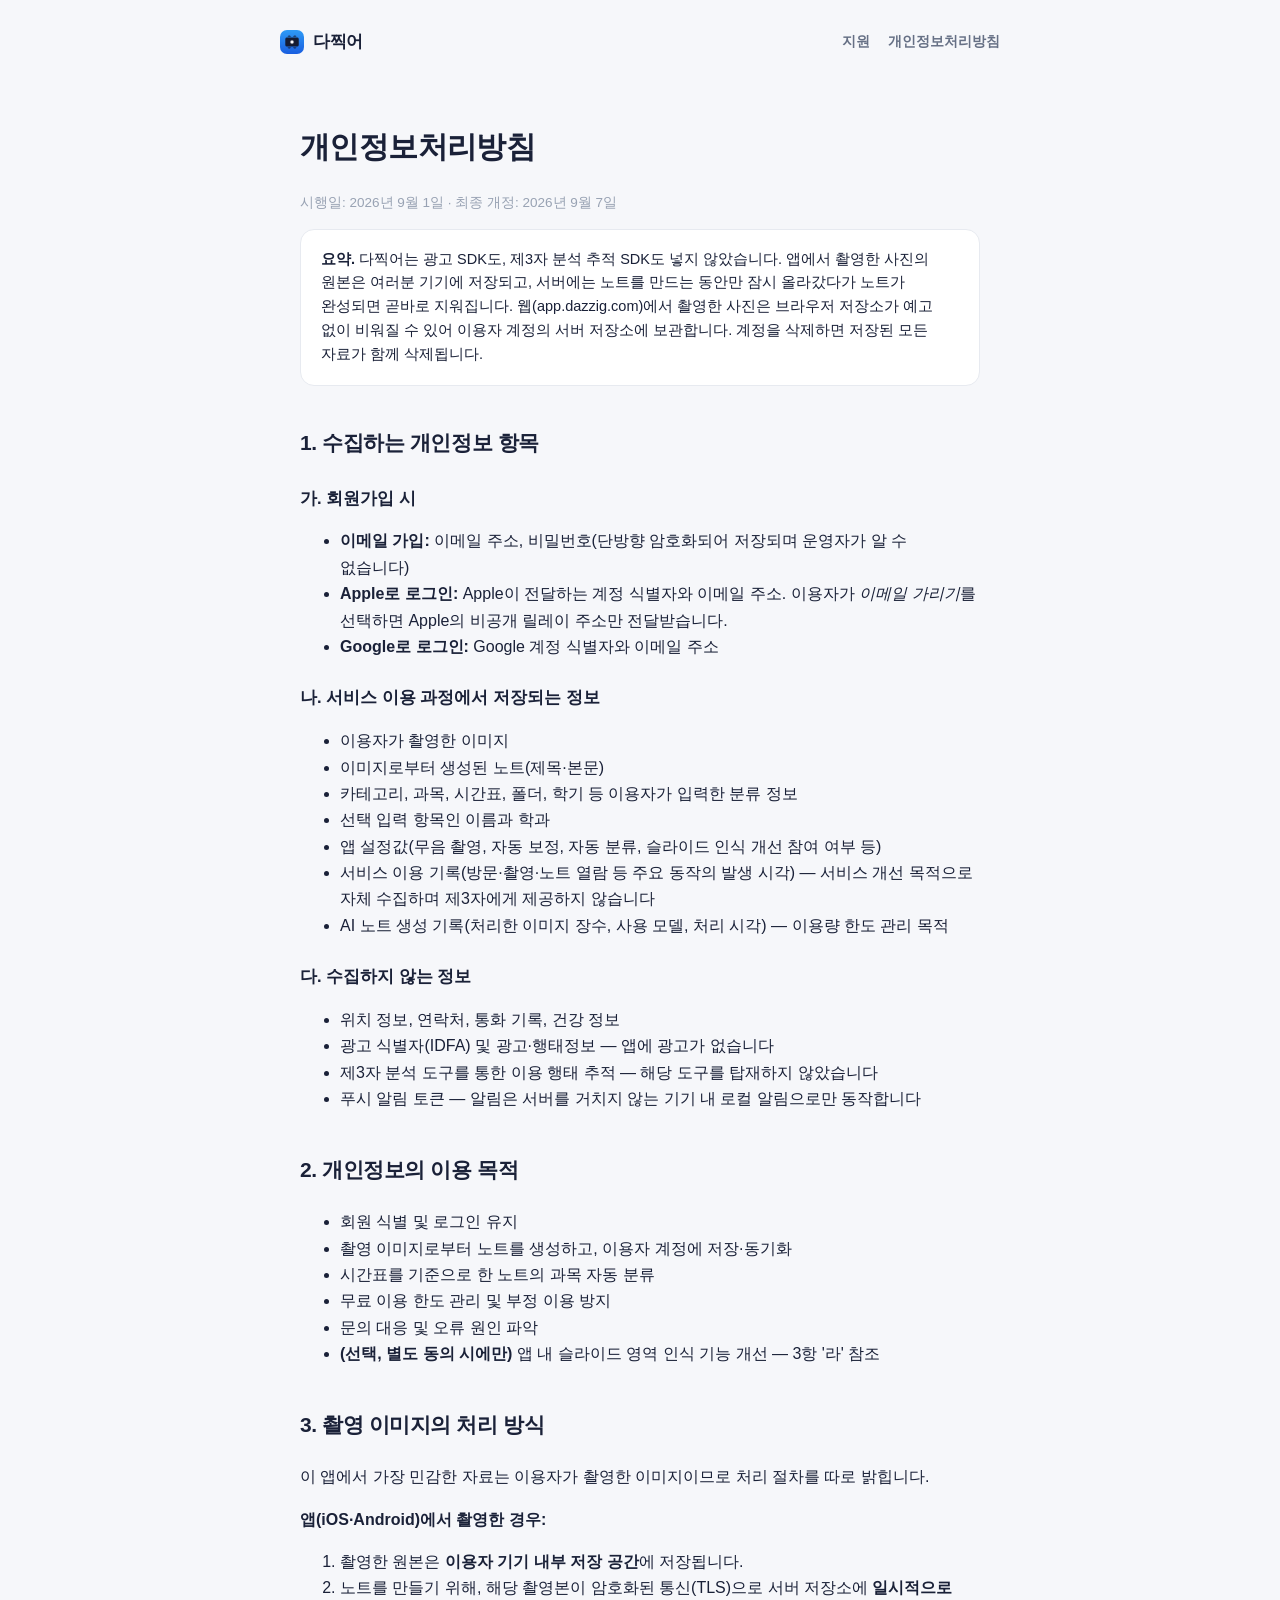
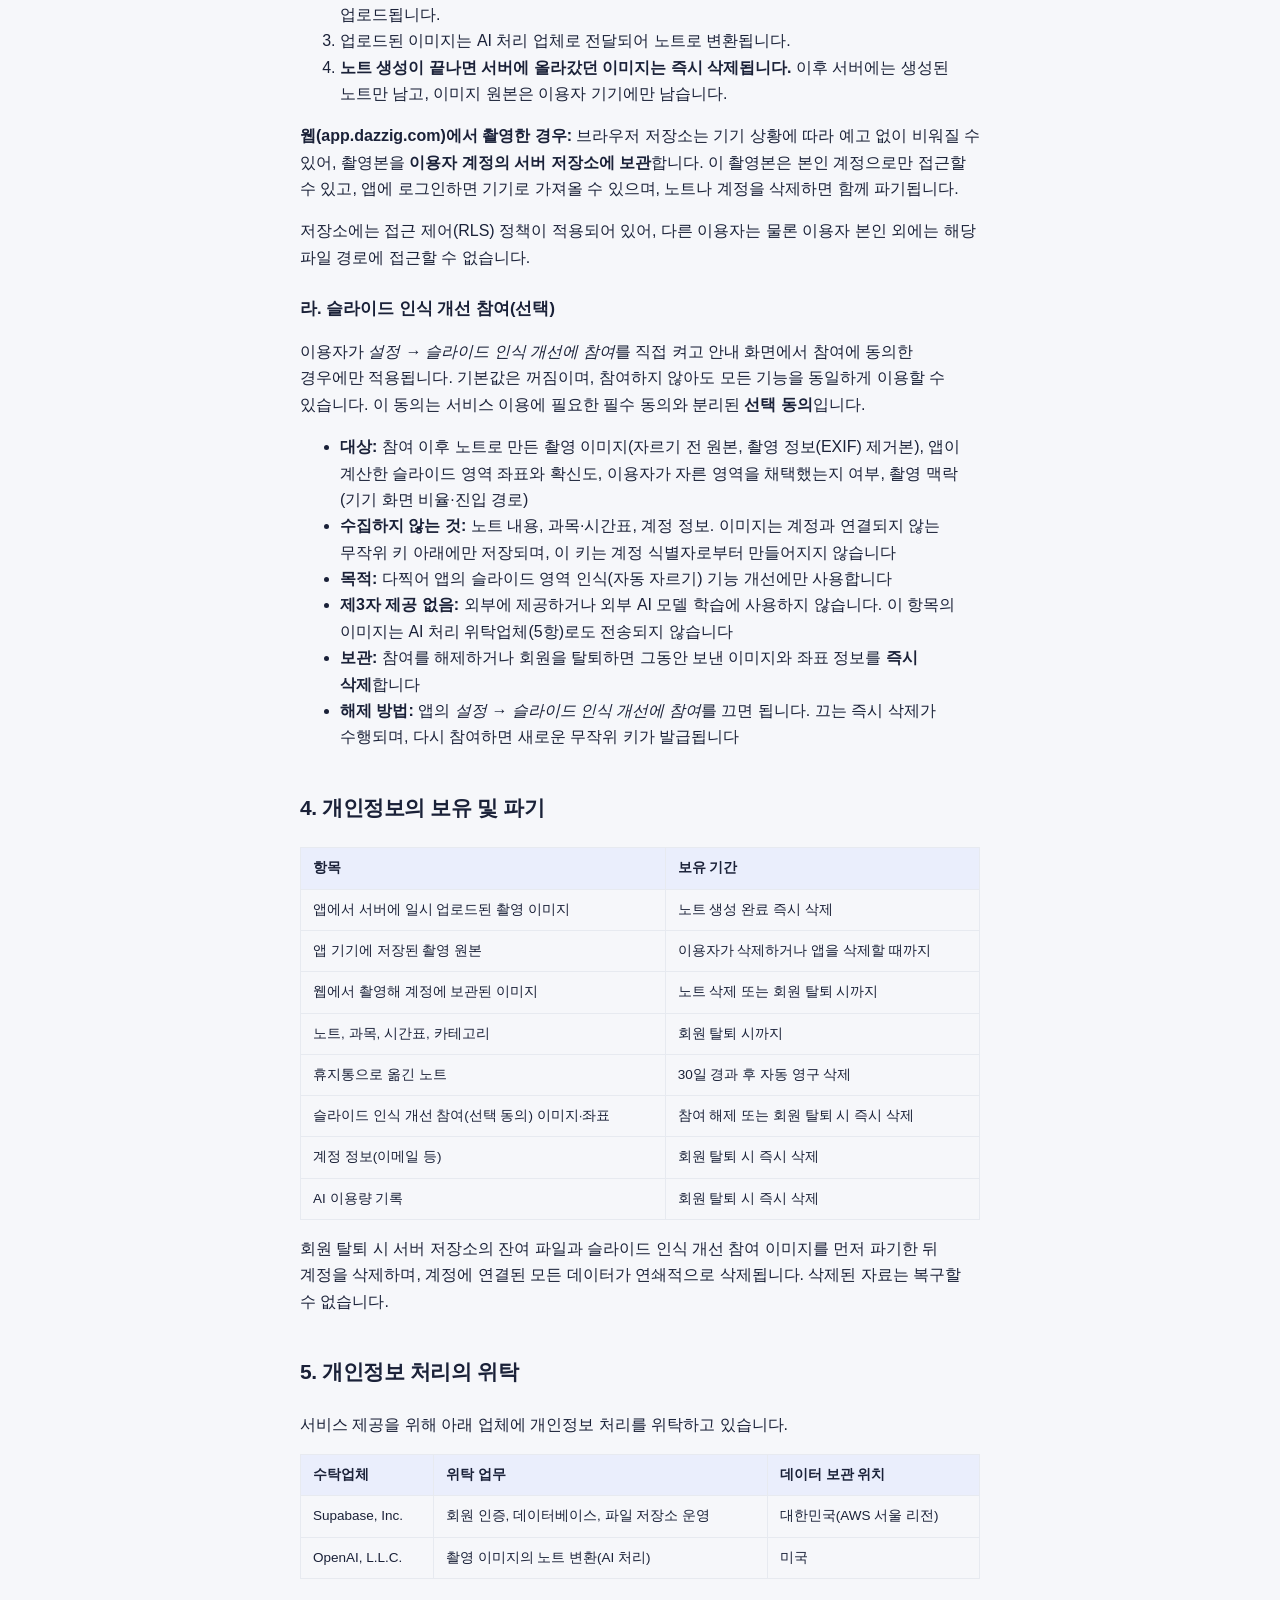
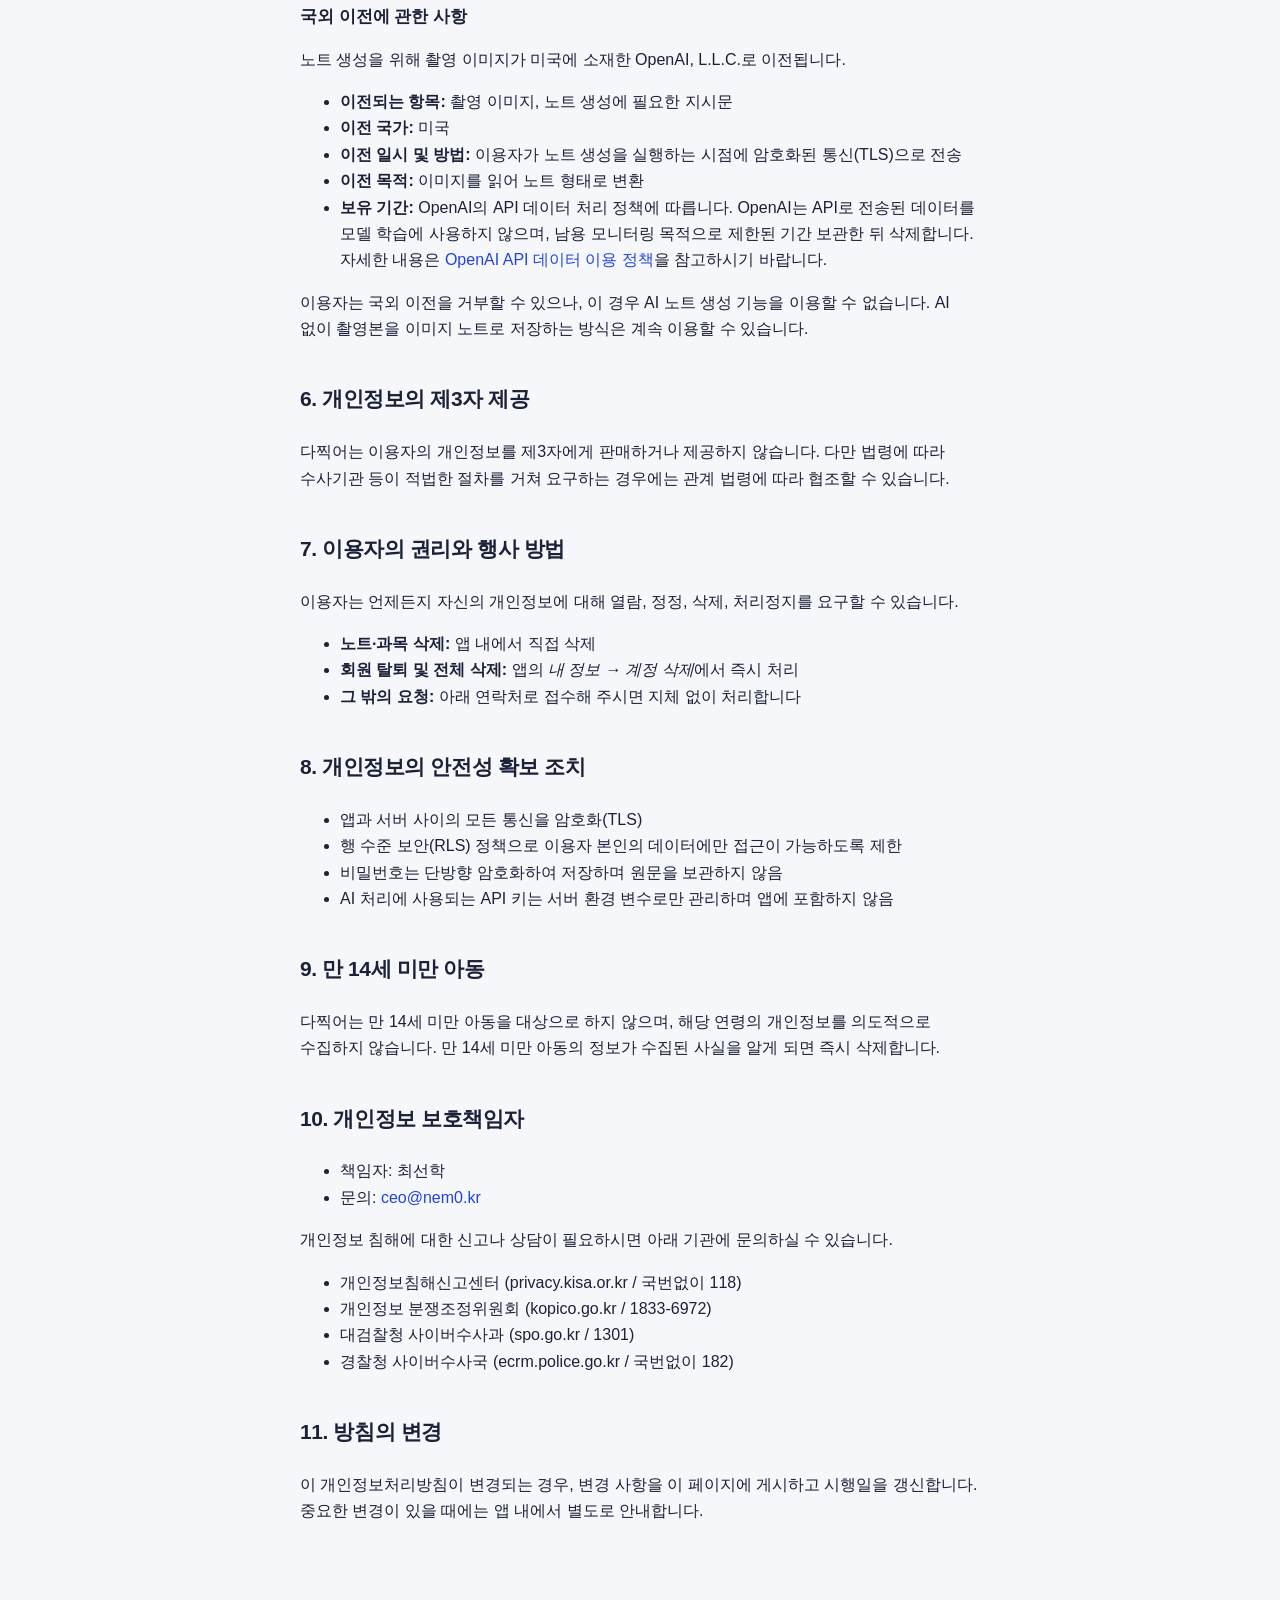
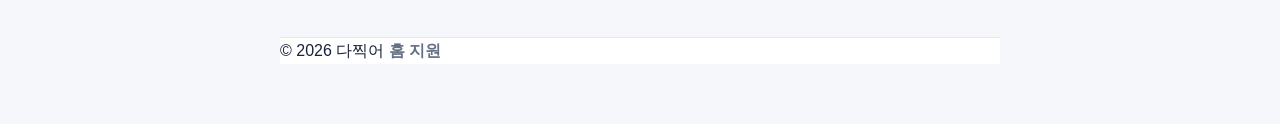
<file: privacy.html>
<!doctype html>
<html lang="ko">
<head>
<meta charset="utf-8">
<meta name="color-scheme" content="only light">
<meta name="viewport" content="width=device-width, initial-scale=1">
<title>개인정보처리방침 — 다찍어</title>
<meta name="description" content="다찍어 앱의 개인정보 수집·이용·보관·파기 기준, 촬영 이미지 처리 방식, 처리 위탁과 이용자의 권리를 안내합니다.">
<meta name="robots" content="index, follow">
<meta name="theme-color" content="#2144e0">
<link rel="canonical" href="https://dazzig.com/privacy.html">
<meta property="og:site_name" content="다찍어">
<meta property="og:title" content="개인정보처리방침 — 다찍어">
<meta property="og:description" content="다찍어 앱의 개인정보 수집·이용·보관·파기 기준과 이용자의 권리를 안내합니다.">
<meta property="og:type" content="website">
<meta property="og:url" content="https://dazzig.com/privacy.html">
<meta property="og:image" content="https://dazzig.com/og.jpg">
<meta property="og:image:width" content="1200">
<meta property="og:image:height" content="630">
<meta property="og:locale" content="ko_KR">
<meta name="twitter:card" content="summary_large_image">
<meta name="twitter:image" content="https://dazzig.com/og.jpg">
<link rel="icon" href="favicon.ico" sizes="16x16 32x32 48x48">
<link rel="icon" href="icon.png" type="image/png" sizes="512x512">
<link rel="apple-touch-icon" href="apple-touch-icon.png">
<link rel="stylesheet" href="style.css">
<script type="application/ld+json">
{
 "@context": "https://schema.org",
 "@graph": [
  {
   "@type": "WebPage",
   "@id": "https://dazzig.com/privacy.html",
   "url": "https://dazzig.com/privacy.html",
   "name": "개인정보처리방침 — 다찍어",
   "inLanguage": "ko",
   "datePublished": "2026-09-01",
   "dateModified": "2026-09-07",
   "isPartOf": {
    "@id": "https://dazzig.com/#website"
   },
   "about": {
    "@id": "https://dazzig.com/#app"
   }
  },
  {
   "@type": "BreadcrumbList",
   "itemListElement": [
    {
     "@type": "ListItem",
     "position": 1,
     "name": "다찍어",
     "item": "https://dazzig.com/"
    },
    {
     "@type": "ListItem",
     "position": 2,
     "name": "개인정보처리방침",
     "item": "https://dazzig.com/privacy.html"
    }
   ]
  }
 ]
}
</script>
</head>
<body>
<div class="wrap">

  <nav class="nav">
    <a class="brand" href="/"><img src="icon.png" alt="">다찍어</a>
    <span class="nav-links">
      <a href="/support.html">지원</a>
      <a href="/privacy.html">개인정보처리방침</a>
    </span>
  </nav>

  <main class="doc">
    <h1>개인정보처리방침</h1>
    <p class="meta">시행일: 2026년 9월 1일 · 최종 개정: 2026년 9월 7일</p>

    <p class="lead">
      <strong>요약.</strong> 다찍어는 광고 SDK도, 제3자 분석 추적 SDK도 넣지 않았습니다.
      앱에서 촬영한 사진의 원본은 여러분 기기에 저장되고, 서버에는 노트를 만드는 동안만 잠시 올라갔다가
      노트가 완성되면 곧바로 지워집니다. 웹(app.dazzig.com)에서 촬영한 사진은 브라우저 저장소가 예고 없이
      비워질 수 있어 이용자 계정의 서버 저장소에 보관합니다. 계정을 삭제하면 저장된 모든 자료가 함께 삭제됩니다.
    </p>

    <h2>1. 수집하는 개인정보 항목</h2>

    <h3>가. 회원가입 시</h3>
    <ul>
      <li><strong>이메일 가입:</strong> 이메일 주소, 비밀번호(단방향 암호화되어 저장되며 운영자가 알 수 없습니다)</li>
      <li><strong>Apple로 로그인:</strong> Apple이 전달하는 계정 식별자와 이메일 주소. 이용자가 <em>이메일 가리기</em>를 선택하면 Apple의 비공개 릴레이 주소만 전달받습니다.</li>
      <li><strong>Google로 로그인:</strong> Google 계정 식별자와 이메일 주소</li>
    </ul>

    <h3>나. 서비스 이용 과정에서 저장되는 정보</h3>
    <ul>
      <li>이용자가 촬영한 이미지</li>
      <li>이미지로부터 생성된 노트(제목·본문)</li>
      <li>카테고리, 과목, 시간표, 폴더, 학기 등 이용자가 입력한 분류 정보</li>
      <li>선택 입력 항목인 이름과 학과</li>
      <li>앱 설정값(무음 촬영, 자동 보정, 자동 분류, 슬라이드 인식 개선 참여 여부 등)</li>
      <li>서비스 이용 기록(방문·촬영·노트 열람 등 주요 동작의 발생 시각) — 서비스 개선 목적으로 자체 수집하며 제3자에게 제공하지 않습니다</li>
      <li>AI 노트 생성 기록(처리한 이미지 장수, 사용 모델, 처리 시각) — 이용량 한도 관리 목적</li>
    </ul>

    <h3>다. 수집하지 않는 정보</h3>
    <ul>
      <li>위치 정보, 연락처, 통화 기록, 건강 정보</li>
      <li>광고 식별자(IDFA) 및 광고·행태정보 — 앱에 광고가 없습니다</li>
      <li>제3자 분석 도구를 통한 이용 행태 추적 — 해당 도구를 탑재하지 않았습니다</li>
      <li>푸시 알림 토큰 — 알림은 서버를 거치지 않는 기기 내 로컬 알림으로만 동작합니다</li>
    </ul>

    <h2>2. 개인정보의 이용 목적</h2>
    <ul>
      <li>회원 식별 및 로그인 유지</li>
      <li>촬영 이미지로부터 노트를 생성하고, 이용자 계정에 저장·동기화</li>
      <li>시간표를 기준으로 한 노트의 과목 자동 분류</li>
      <li>무료 이용 한도 관리 및 부정 이용 방지</li>
      <li>문의 대응 및 오류 원인 파악</li>
      <li><strong>(선택, 별도 동의 시에만)</strong> 앱 내 슬라이드 영역 인식 기능 개선 — 3항 '라' 참조</li>
    </ul>

    <h2>3. 촬영 이미지의 처리 방식</h2>
    <p>이 앱에서 가장 민감한 자료는 이용자가 촬영한 이미지이므로 처리 절차를 따로 밝힙니다.</p>
    <p><strong>앱(iOS·Android)에서 촬영한 경우:</strong></p>
    <ol>
      <li>촬영한 원본은 <strong>이용자 기기 내부 저장 공간</strong>에 저장됩니다.</li>
      <li>노트를 만들기 위해, 해당 촬영본이 암호화된 통신(TLS)으로 서버 저장소에 <strong>일시적으로</strong> 업로드됩니다.</li>
      <li>업로드된 이미지는 AI 처리 업체로 전달되어 노트로 변환됩니다.</li>
      <li><strong>노트 생성이 끝나면 서버에 올라갔던 이미지는 즉시 삭제됩니다.</strong> 이후 서버에는 생성된 노트만 남고, 이미지 원본은 이용자 기기에만 남습니다.</li>
    </ol>
    <p><strong>웹(app.dazzig.com)에서 촬영한 경우:</strong> 브라우저 저장소는 기기 상황에 따라 예고 없이
    비워질 수 있어, 촬영본을 <strong>이용자 계정의 서버 저장소에 보관</strong>합니다. 이 촬영본은 본인 계정으로만
    접근할 수 있고, 앱에 로그인하면 기기로 가져올 수 있으며, 노트나 계정을 삭제하면 함께 파기됩니다.</p>
    <p>저장소에는 접근 제어(RLS) 정책이 적용되어 있어, 다른 이용자는 물론 이용자 본인 외에는 해당 파일 경로에 접근할 수 없습니다.</p>

    <h3 id="training">라. 슬라이드 인식 개선 참여(선택)</h3>
    <p>이용자가 <em>설정 → 슬라이드 인식 개선에 참여</em>를 직접 켜고 안내 화면에서 참여에 동의한 경우에만 적용됩니다. 기본값은 꺼짐이며, 참여하지 않아도 모든 기능을 동일하게 이용할 수 있습니다. 이 동의는 서비스 이용에 필요한 필수 동의와 분리된 <strong>선택 동의</strong>입니다.</p>
    <ul>
      <li><strong>대상:</strong> 참여 이후 노트로 만든 촬영 이미지(자르기 전 원본, 촬영 정보(EXIF) 제거본), 앱이 계산한 슬라이드 영역 좌표와 확신도, 이용자가 자른 영역을 채택했는지 여부, 촬영 맥락(기기 화면 비율·진입 경로)</li>
      <li><strong>수집하지 않는 것:</strong> 노트 내용, 과목·시간표, 계정 정보. 이미지는 계정과 연결되지 않는 무작위 키 아래에만 저장되며, 이 키는 계정 식별자로부터 만들어지지 않습니다</li>
      <li><strong>목적:</strong> 다찍어 앱의 슬라이드 영역 인식(자동 자르기) 기능 개선에만 사용합니다</li>
      <li><strong>제3자 제공 없음:</strong> 외부에 제공하거나 외부 AI 모델 학습에 사용하지 않습니다. 이 항목의 이미지는 AI 처리 위탁업체(5항)로도 전송되지 않습니다</li>
      <li><strong>보관:</strong> 참여를 해제하거나 회원을 탈퇴하면 그동안 보낸 이미지와 좌표 정보를 <strong>즉시 삭제</strong>합니다</li>
      <li><strong>해제 방법:</strong> 앱의 <em>설정 → 슬라이드 인식 개선에 참여</em>를 끄면 됩니다. 끄는 즉시 삭제가 수행되며, 다시 참여하면 새로운 무작위 키가 발급됩니다</li>
    </ul>

    <h2>4. 개인정보의 보유 및 파기</h2>
    <div class="table-scroll">
      <table>
        <thead>
          <tr><th>항목</th><th>보유 기간</th></tr>
        </thead>
        <tbody>
          <tr><td>앱에서 서버에 일시 업로드된 촬영 이미지</td><td>노트 생성 완료 즉시 삭제</td></tr>
          <tr><td>앱 기기에 저장된 촬영 원본</td><td>이용자가 삭제하거나 앱을 삭제할 때까지</td></tr>
          <tr><td>웹에서 촬영해 계정에 보관된 이미지</td><td>노트 삭제 또는 회원 탈퇴 시까지</td></tr>
          <tr><td>노트, 과목, 시간표, 카테고리</td><td>회원 탈퇴 시까지</td></tr>
          <tr><td>휴지통으로 옮긴 노트</td><td>30일 경과 후 자동 영구 삭제</td></tr>
          <tr><td>슬라이드 인식 개선 참여(선택 동의) 이미지·좌표</td><td>참여 해제 또는 회원 탈퇴 시 즉시 삭제</td></tr>
          <tr><td>계정 정보(이메일 등)</td><td>회원 탈퇴 시 즉시 삭제</td></tr>
          <tr><td>AI 이용량 기록</td><td>회원 탈퇴 시 즉시 삭제</td></tr>
        </tbody>
      </table>
    </div>
    <p>회원 탈퇴 시 서버 저장소의 잔여 파일과 슬라이드 인식 개선 참여 이미지를 먼저 파기한 뒤 계정을 삭제하며, 계정에 연결된 모든 데이터가 연쇄적으로 삭제됩니다. 삭제된 자료는 복구할 수 없습니다.</p>

    <h2>5. 개인정보 처리의 위탁</h2>
    <p>서비스 제공을 위해 아래 업체에 개인정보 처리를 위탁하고 있습니다.</p>
    <div class="table-scroll">
      <table>
        <thead>
          <tr><th>수탁업체</th><th>위탁 업무</th><th>데이터 보관 위치</th></tr>
        </thead>
        <tbody>
          <tr>
            <td>Supabase, Inc.</td>
            <td>회원 인증, 데이터베이스, 파일 저장소 운영</td>
            <td>대한민국(AWS 서울 리전)</td>
          </tr>
          <tr>
            <td>OpenAI, L.L.C.</td>
            <td>촬영 이미지의 노트 변환(AI 처리)</td>
            <td>미국</td>
          </tr>
        </tbody>
      </table>
    </div>

    <h3>국외 이전에 관한 사항</h3>
    <p>노트 생성을 위해 촬영 이미지가 미국에 소재한 OpenAI, L.L.C.로 이전됩니다.</p>
    <ul>
      <li><strong>이전되는 항목:</strong> 촬영 이미지, 노트 생성에 필요한 지시문</li>
      <li><strong>이전 국가:</strong> 미국</li>
      <li><strong>이전 일시 및 방법:</strong> 이용자가 노트 생성을 실행하는 시점에 암호화된 통신(TLS)으로 전송</li>
      <li><strong>이전 목적:</strong> 이미지를 읽어 노트 형태로 변환</li>
      <li><strong>보유 기간:</strong> OpenAI의 API 데이터 처리 정책에 따릅니다. OpenAI는 API로 전송된 데이터를 모델 학습에 사용하지 않으며, 남용 모니터링 목적으로 제한된 기간 보관한 뒤 삭제합니다. 자세한 내용은 <a href="https://openai.com/policies/api-data-usage-policies" target="_blank" rel="noopener noreferrer">OpenAI API 데이터 이용 정책</a>을 참고하시기 바랍니다.</li>
    </ul>
    <p>이용자는 국외 이전을 거부할 수 있으나, 이 경우 AI 노트 생성 기능을 이용할 수 없습니다. AI 없이 촬영본을 이미지 노트로 저장하는 방식은 계속 이용할 수 있습니다.</p>

    <h2>6. 개인정보의 제3자 제공</h2>
    <p>다찍어는 이용자의 개인정보를 제3자에게 판매하거나 제공하지 않습니다. 다만 법령에 따라 수사기관 등이 적법한 절차를 거쳐 요구하는 경우에는 관계 법령에 따라 협조할 수 있습니다.</p>

    <h2>7. 이용자의 권리와 행사 방법</h2>
    <p>이용자는 언제든지 자신의 개인정보에 대해 열람, 정정, 삭제, 처리정지를 요구할 수 있습니다.</p>
    <ul>
      <li><strong>노트·과목 삭제:</strong> 앱 내에서 직접 삭제</li>
      <li><strong>회원 탈퇴 및 전체 삭제:</strong> 앱의 <em>내 정보 → 계정 삭제</em>에서 즉시 처리</li>
      <li><strong>그 밖의 요청:</strong> 아래 연락처로 접수해 주시면 지체 없이 처리합니다</li>
    </ul>

    <h2>8. 개인정보의 안전성 확보 조치</h2>
    <ul>
      <li>앱과 서버 사이의 모든 통신을 암호화(TLS)</li>
      <li>행 수준 보안(RLS) 정책으로 이용자 본인의 데이터에만 접근이 가능하도록 제한</li>
      <li>비밀번호는 단방향 암호화하여 저장하며 원문을 보관하지 않음</li>
      <li>AI 처리에 사용되는 API 키는 서버 환경 변수로만 관리하며 앱에 포함하지 않음</li>
    </ul>

    <h2>9. 만 14세 미만 아동</h2>
    <p>다찍어는 만 14세 미만 아동을 대상으로 하지 않으며, 해당 연령의 개인정보를 의도적으로 수집하지 않습니다. 만 14세 미만 아동의 정보가 수집된 사실을 알게 되면 즉시 삭제합니다.</p>

    <h2>10. 개인정보 보호책임자</h2>
    <ul>
      <li>책임자: 최선학</li>
      <li>문의: <a href="mailto:ceo@nem0.kr">ceo@nem0.kr</a></li>
    </ul>
    <p>개인정보 침해에 대한 신고나 상담이 필요하시면 아래 기관에 문의하실 수 있습니다.</p>
    <ul>
      <li>개인정보침해신고센터 (privacy.kisa.or.kr / 국번없이 118)</li>
      <li>개인정보 분쟁조정위원회 (kopico.go.kr / 1833-6972)</li>
      <li>대검찰청 사이버수사과 (spo.go.kr / 1301)</li>
      <li>경찰청 사이버수사국 (ecrm.police.go.kr / 국번없이 182)</li>
    </ul>

    <h2>11. 방침의 변경</h2>
    <p>이 개인정보처리방침이 변경되는 경우, 변경 사항을 이 페이지에 게시하고 시행일을 갱신합니다. 중요한 변경이 있을 때에는 앱 내에서 별도로 안내합니다.</p>
  </main>

  <footer>
    <span>© 2026 다찍어</span>
    <span class="links">
      <a href="/">홈</a>
      <a href="/support.html">지원</a>
    </span>
  </footer>

</div>
</body>
</html>
</file>
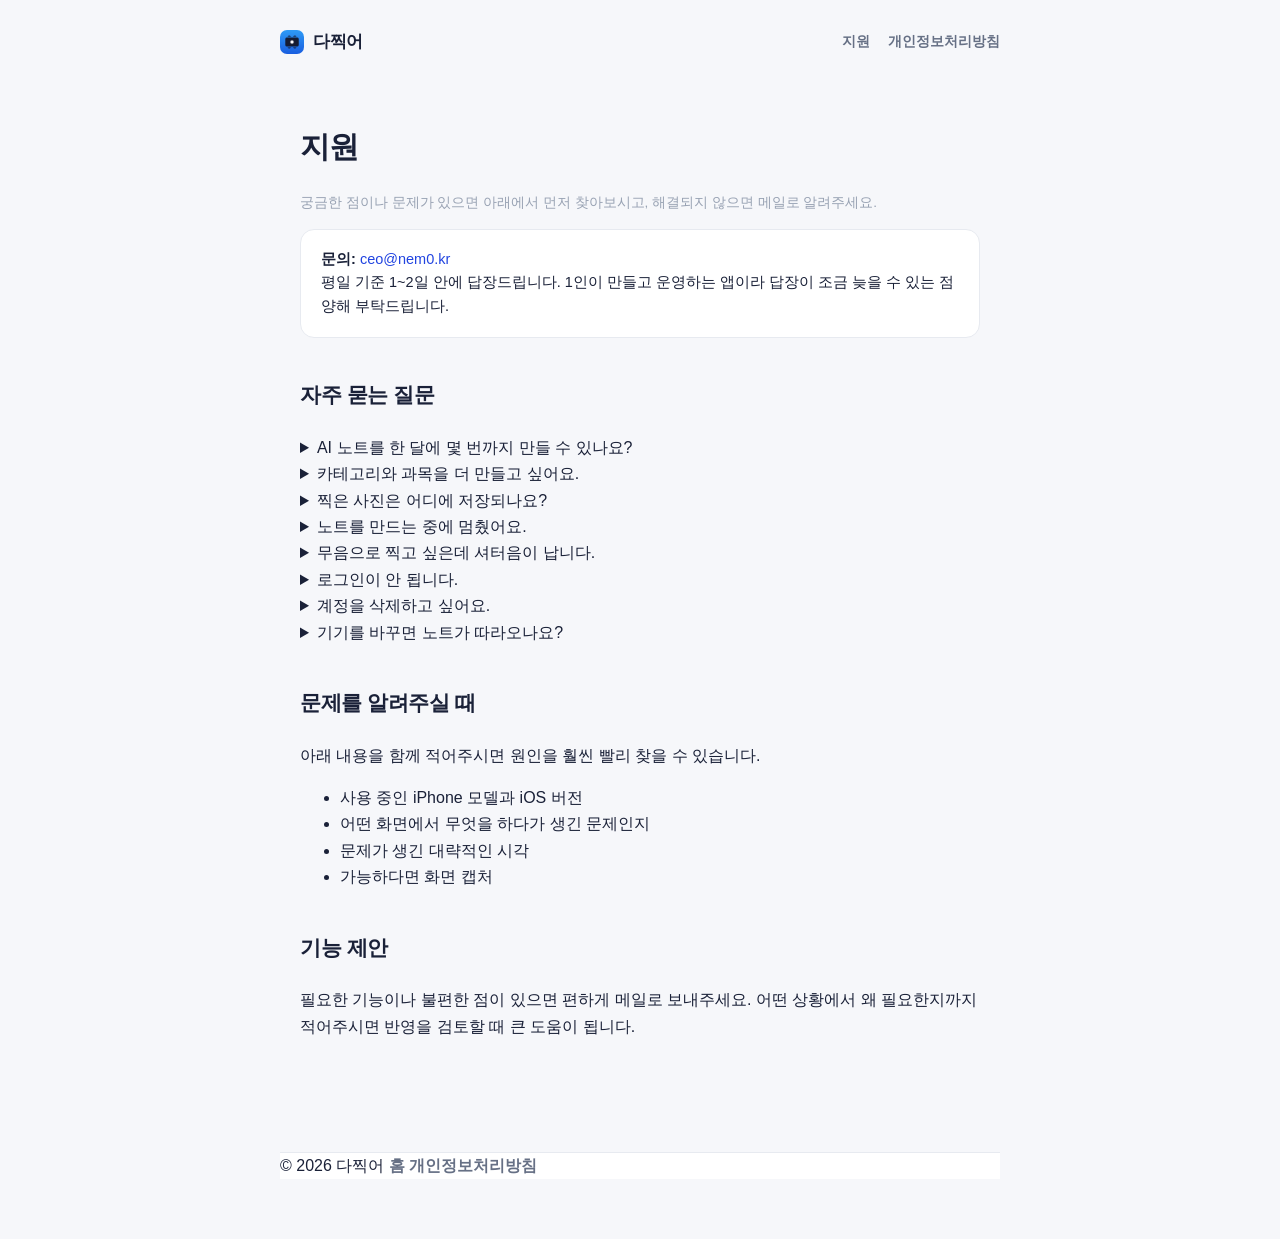
<file: support.html>
<!doctype html>
<html lang="ko">
<head>
<meta charset="utf-8">
<meta name="color-scheme" content="only light">
<meta name="viewport" content="width=device-width, initial-scale=1">
<title>지원 · 자주 묻는 질문 — 다찍어</title>
<meta name="description" content="다찍어 앱 사용 중 궁금한 점(AI 노트 횟수, 사진 저장 위치, 로그인, 계정 삭제, 기기 변경)과 문의 방법을 안내합니다. 문의: ceo@nem0.kr">
<meta name="robots" content="index, follow">
<meta name="theme-color" content="#2144e0">
<link rel="canonical" href="https://dazzig.com/support.html">
<meta property="og:site_name" content="다찍어">
<meta property="og:title" content="지원 · 자주 묻는 질문 — 다찍어">
<meta property="og:description" content="다찍어 앱 사용 중 궁금한 점과 문의 방법을 안내합니다.">
<meta property="og:type" content="website">
<meta property="og:url" content="https://dazzig.com/support.html">
<meta property="og:image" content="https://dazzig.com/og.jpg">
<meta property="og:image:width" content="1200">
<meta property="og:image:height" content="630">
<meta property="og:locale" content="ko_KR">
<meta name="twitter:card" content="summary_large_image">
<meta name="twitter:image" content="https://dazzig.com/og.jpg">
<link rel="icon" href="favicon.ico" sizes="16x16 32x32 48x48">
<link rel="icon" href="icon.png" type="image/png" sizes="512x512">
<link rel="apple-touch-icon" href="apple-touch-icon.png">
<link rel="stylesheet" href="style.css">
<script type="application/ld+json">
{
 "@context": "https://schema.org",
 "@graph": [
  {
   "@type": "FAQPage",
   "@id": "https://dazzig.com/support.html#faq",
   "inLanguage": "ko",
   "mainEntity": [
    {
     "@type": "Question",
     "name": "AI 노트를 한 달에 몇 번까지 만들 수 있나요?",
     "acceptedAnswer": {
      "@type": "Answer",
      "text": "무료로 매달 10번까지 만들 수 있고, 다음 달이 되면 다시 채워집니다. 한도를 다 쓰더라도 촬영과 저장은 계속 할 수 있습니다 — 찍은 장면이 이미지 노트로 저장되니, 다음 달에 필요한 것만 골라 AI로 정리하셔도 됩니다."
     }
    },
    {
     "@type": "Question",
     "name": "카테고리와 과목을 더 만들고 싶어요.",
     "acceptedAnswer": {
      "@type": "Answer",
      "text": "현재 카테고리 3개, 과목 3개, 폴더 5개까지 만들 수 있습니다. 한 학기에 듣는 과목이 더 많다면 지금은 자주 쓰는 과목 위주로 정리해 주세요. 확장은 준비 중입니다."
     }
    },
    {
     "@type": "Question",
     "name": "찍은 사진은 어디에 저장되나요?",
     "acceptedAnswer": {
      "@type": "Answer",
      "text": "원본은 기기 안에 저장됩니다. 노트를 만드는 동안에만 서버에 잠시 올라갔다가, 노트가 완성되면 곧바로 삭제됩니다. 자세한 내용은 개인정보처리방침 3항에 정리해 두었습니다. 기기에 저장되는 방식이라 앱을 삭제하면 촬영 원본도 함께 사라집니다. 오래 보관하고 싶은 노트는 PDF로 내보내 두시길 권합니다."
     }
    },
    {
     "@type": "Question",
     "name": "노트를 만드는 중에 멈췄어요.",
     "acceptedAnswer": {
      "@type": "Answer",
      "text": "네트워크가 끊기면 작업이 대기열에 저장되었다가 연결이 돌아올 때 이어서 진행됩니다. 앱을 완전히 종료했다 다시 켜도 이어집니다. 계속 실패한다면 한 번에 찍은 장수를 줄여서 다시 시도해 보세요. 그래도 안 되면 실패한 시각과 대략적인 장수를 적어 메일로 보내주시면 확인하겠습니다."
     }
    },
    {
     "@type": "Question",
     "name": "무음으로 찍고 싶은데 셔터음이 납니다.",
     "acceptedAnswer": {
      "@type": "Answer",
      "text": "설정에서 무음 촬영을 켤 수 있지만, 일부 국가에서는 법령과 기기 정책에 따라 촬영음이 강제됩니다. 이 경우 앱에서 끌 수 없습니다. 강의실에서는 기기를 무음 모드로 두고 촬영해 주세요."
     }
    },
    {
     "@type": "Question",
     "name": "로그인이 안 됩니다.",
     "acceptedAnswer": {
      "@type": "Answer",
      "text": "Apple 또는 Google 계정으로 가입하셨다면 처음 가입할 때 쓴 방식으로 로그인해야 합니다. 같은 이메일이라도 가입 방식이 다르면 별개의 계정으로 처리됩니다. Apple 로그인에서 이메일 가리기를 선택하셨다면, 로그인 화면의 이메일 입력란에는 그 계정을 찾을 수 없습니다. Apple 버튼으로 다시 로그인해 주세요."
     }
    },
    {
     "@type": "Question",
     "name": "계정을 삭제하고 싶어요.",
     "acceptedAnswer": {
      "@type": "Answer",
      "text": "앱에서 내 정보 → 계정 삭제로 직접 삭제할 수 있습니다. 삭제하면 노트, 과목, 시간표를 포함한 모든 자료가 즉시 지워지며 복구할 수 없습니다. 남겨두고 싶은 노트가 있다면 삭제 전에 PDF로 내보내 주세요."
     }
    },
    {
     "@type": "Question",
     "name": "기기를 바꾸면 노트가 따라오나요?",
     "acceptedAnswer": {
      "@type": "Answer",
      "text": "노트와 과목·시간표는 계정에 저장되므로 새 기기에서 같은 계정으로 로그인하면 그대로 보입니다. 다만 촬영 원본 사진은 기기에 저장되는 자료라 함께 옮겨지지 않습니다."
     }
    }
   ]
  },
  {
   "@type": "BreadcrumbList",
   "itemListElement": [
    {
     "@type": "ListItem",
     "position": 1,
     "name": "다찍어",
     "item": "https://dazzig.com/"
    },
    {
     "@type": "ListItem",
     "position": 2,
     "name": "지원",
     "item": "https://dazzig.com/support.html"
    }
   ]
  }
 ]
}
</script>
</head>
<body>
<div class="wrap">

  <nav class="nav">
    <a class="brand" href="/"><img src="icon.png" alt="">다찍어</a>
    <span class="nav-links">
      <a href="/support.html">지원</a>
      <a href="/privacy.html">개인정보처리방침</a>
    </span>
  </nav>

  <main class="doc">
    <h1>지원</h1>
    <p class="meta">궁금한 점이나 문제가 있으면 아래에서 먼저 찾아보시고, 해결되지 않으면 메일로 알려주세요.</p>

    <p class="lead">
      <strong>문의:</strong> <a href="mailto:ceo@nem0.kr">ceo@nem0.kr</a><br>
      평일 기준 1~2일 안에 답장드립니다. 1인이 만들고 운영하는 앱이라 답장이 조금 늦을 수 있는 점 양해 부탁드립니다.
    </p>

    <h2>자주 묻는 질문</h2>

    <details>
      <summary>AI 노트를 한 달에 몇 번까지 만들 수 있나요?</summary>
      <p>무료로 매달 10번까지 만들 수 있고, 다음 달이 되면 다시 채워집니다. 한도를 다 쓰더라도 촬영과 저장은 계속 할 수 있습니다 — 찍은 장면이 이미지 노트로 저장되니, 다음 달에 필요한 것만 골라 AI로 정리하셔도 됩니다.</p>
    </details>

    <details>
      <summary>카테고리와 과목을 더 만들고 싶어요.</summary>
      <p>현재 카테고리 3개, 과목 3개, 폴더 5개까지 만들 수 있습니다. 한 학기에 듣는 과목이 더 많다면 지금은 자주 쓰는 과목 위주로 정리해 주세요. 확장은 준비 중입니다.</p>
    </details>

    <details>
      <summary>찍은 사진은 어디에 저장되나요?</summary>
      <p>원본은 기기 안에 저장됩니다. 노트를 만드는 동안에만 서버에 잠시 올라갔다가, 노트가 완성되면 곧바로 삭제됩니다. 자세한 내용은 <a href="/privacy.html">개인정보처리방침 3항</a>에 정리해 두었습니다.</p>
      <p>기기에 저장되는 방식이라 앱을 삭제하면 촬영 원본도 함께 사라집니다. 오래 보관하고 싶은 노트는 PDF로 내보내 두시길 권합니다.</p>
    </details>

    <details>
      <summary>노트를 만드는 중에 멈췄어요.</summary>
      <p>네트워크가 끊기면 작업이 대기열에 저장되었다가 연결이 돌아올 때 이어서 진행됩니다. 앱을 완전히 종료했다 다시 켜도 이어집니다.</p>
      <p>계속 실패한다면 한 번에 찍은 장수를 줄여서 다시 시도해 보세요. 그래도 안 되면 실패한 시각과 대략적인 장수를 적어 메일로 보내주시면 확인하겠습니다.</p>
    </details>

    <details>
      <summary>무음으로 찍고 싶은데 셔터음이 납니다.</summary>
      <p>설정에서 무음 촬영을 켤 수 있지만, 일부 국가에서는 법령과 기기 정책에 따라 촬영음이 강제됩니다. 이 경우 앱에서 끌 수 없습니다. 강의실에서는 기기를 무음 모드로 두고 촬영해 주세요.</p>
    </details>

    <details>
      <summary>로그인이 안 됩니다.</summary>
      <p>Apple 또는 Google 계정으로 가입하셨다면 처음 가입할 때 쓴 방식으로 로그인해야 합니다. 같은 이메일이라도 가입 방식이 다르면 별개의 계정으로 처리됩니다.</p>
      <p>Apple 로그인에서 <em>이메일 가리기</em>를 선택하셨다면, 로그인 화면의 이메일 입력란에는 그 계정을 찾을 수 없습니다. Apple 버튼으로 다시 로그인해 주세요.</p>
    </details>

    <details>
      <summary>계정을 삭제하고 싶어요.</summary>
      <p>앱에서 <strong>내 정보 → 계정 삭제</strong>로 직접 삭제할 수 있습니다. 삭제하면 노트, 과목, 시간표를 포함한 모든 자료가 즉시 지워지며 복구할 수 없습니다. 남겨두고 싶은 노트가 있다면 삭제 전에 PDF로 내보내 주세요.</p>
    </details>

    <details>
      <summary>기기를 바꾸면 노트가 따라오나요?</summary>
      <p>노트와 과목·시간표는 계정에 저장되므로 새 기기에서 같은 계정으로 로그인하면 그대로 보입니다. 다만 촬영 원본 사진은 기기에 저장되는 자료라 함께 옮겨지지 않습니다.</p>
    </details>

    <h2>문제를 알려주실 때</h2>
    <p>아래 내용을 함께 적어주시면 원인을 훨씬 빨리 찾을 수 있습니다.</p>
    <ul>
      <li>사용 중인 iPhone 모델과 iOS 버전</li>
      <li>어떤 화면에서 무엇을 하다가 생긴 문제인지</li>
      <li>문제가 생긴 대략적인 시각</li>
      <li>가능하다면 화면 캡처</li>
    </ul>

    <h2>기능 제안</h2>
    <p>필요한 기능이나 불편한 점이 있으면 편하게 메일로 보내주세요. 어떤 상황에서 왜 필요한지까지 적어주시면 반영을 검토할 때 큰 도움이 됩니다.</p>
  </main>

  <footer>
    <span>© 2026 다찍어</span>
    <span class="links">
      <a href="/">홈</a>
      <a href="/privacy.html">개인정보처리방침</a>
    </span>
  </footer>

</div>
</body>
</html>
</file>
<file: style.css>
/* dazzig.com — 랜딩·정책 사이트 (2026-09 리디자인)
   브랜드: 블루 #2144E0 · 잉크 #1A2138 · 네이비 #151C33 · 바탕 #F6F7FA (웹앱과 동일 팔레트) */

:root {
  --blue: #2144E0;
  --blue-deep: #1B37B8;
  --ink: #1A2138;
  --navy: #151C33;
  --bg: #F6F7FA;
  --card: #FFFFFF;
  --line: #E7EAF0;
  --sub: #667085;
  --faint: #98A2B3;
  --tint: #EAEEFC;
  --radius: 20px;
  --nav-bg: rgba(255,255,255,0.86);
  color-scheme: only light; /* 다크 전환 차단 (2026-09-05) */
}

* { box-sizing: border-box; }
html { scroll-behavior: smooth; }
body {
  margin: 0;
  font-family: "Pretendard Variable", Pretendard, -apple-system, "Apple SD Gothic Neo", "Noto Sans KR", sans-serif;
  background: var(--bg);
  color: var(--ink);
  line-height: 1.65;
  -webkit-font-smoothing: antialiased;
  word-break: keep-all;
}
a { color: var(--blue); text-decoration: none; }
img { max-width: 100%; }
.sr-only { position: absolute; width: 1px; height: 1px; overflow: hidden; clip: rect(0 0 0 0); }

/* ─── 내비 ─── */
.nav { position: sticky; top: 0; z-index: 20; background: var(--nav-bg); backdrop-filter: blur(12px); border-bottom: 1px solid var(--line); }
.nav-in { max-width: 1060px; margin: 0 auto; padding: 12px 20px; display: flex; align-items: center; justify-content: space-between; }
.brand { display: flex; align-items: center; gap: 9px; font-weight: 800; font-size: 17px; color: var(--ink); letter-spacing: -0.02em; }
.brand img { border-radius: 8px; }
.nav-links { display: flex; align-items: center; gap: 18px; font-size: 13.5px; font-weight: 600; }
.nav-links a { color: var(--sub); }
.nav-cta { background: var(--blue); color: #fff !important; padding: 8px 16px; border-radius: 999px; font-weight: 700; }
.nav-cta:hover { background: var(--blue-deep); }

/* ─── 히어로 (네이비) ─── */
.hero { background: radial-gradient(1100px 620px at 78% -10%, #2b4bd8 0%, rgba(43,75,216,0) 55%), radial-gradient(800px 500px at -10% 110%, #1e3a9e33 0%, transparent 60%), var(--navy); color: #fff; overflow: hidden; }
.hero-in { max-width: 1060px; margin: 0 auto; padding: 72px 20px 84px; display: grid; grid-template-columns: 1.05fr 0.95fr; gap: 48px; align-items: center; }
.eyebrow { display: inline-block; margin: 0 0 18px; padding: 7px 14px; border-radius: 999px; background: rgba(255,255,255,0.1); border: 1px solid rgba(255,255,255,0.18); color: #C9D4FF; font-size: 13px; font-weight: 700; }
.hero h1 { margin: 0 0 16px; font-size: 46px; line-height: 1.22; font-weight: 800; letter-spacing: -0.03em; }
.hero .lead { margin: 0 0 30px; max-width: 30em; font-size: 16.5px; color: rgba(255,255,255,0.72); }
.cta small { display: block; margin-top: 12px; color: rgba(255,255,255,0.55); font-size: 13px; }
.store-soon { display: inline-block; margin-top: 16px; font-size: 12.5px; font-weight: 600; color: rgba(255,255,255,0.45); border: 1px dashed rgba(255,255,255,0.25); padding: 6px 13px; border-radius: 999px; }
.btn-primary { display: inline-block; background: #fff; color: var(--ink); font-size: 16px; font-weight: 800; padding: 15px 30px; border-radius: 14px; box-shadow: 0 10px 30px rgba(0,0,0,0.25); transition: transform 0.15s ease, box-shadow 0.15s ease; }
.btn-primary:hover { transform: translateY(-1px); box-shadow: 0 14px 34px rgba(0,0,0,0.3); }

/* 변환 비주얼 — 흐린 촬영본 2장 뒤에서 정돈된 노트 카드가 앞으로 */
.hero-visual { position: relative; min-height: 420px; }
.shot { position: absolute; width: 200px; height: 132px; border-radius: 12px; background: linear-gradient(112deg, #59627a 0%, #8b93a8 38%, #6c7590 62%, #4d5670 100%); box-shadow: 0 14px 34px rgba(0,0,0,0.35); opacity: 0.85; }
.shot i { position: absolute; inset: 0; border-radius: 12px; background: linear-gradient(100deg, transparent 30%, rgba(255,255,255,0.5) 44%, transparent 55%), repeating-linear-gradient(180deg, transparent 0 16px, rgba(255,255,255,0.13) 16px 19px); filter: blur(1px); }
.shot-a { top: 8px; left: -6px; transform: rotate(-9deg); }
.shot-b { top: 120px; left: 26px; transform: rotate(5deg); width: 184px; height: 122px; opacity: 0.65; }
.note-mock { position: relative; margin-left: auto; width: min(330px, 92%); background: #fff; color: var(--ink); border-radius: 22px; padding: 20px 20px 16px; box-shadow: 0 24px 70px rgba(0,0,0,0.45); }
.nm-top { display: flex; align-items: center; justify-content: space-between; margin-bottom: 12px; }
.nm-title { font-size: 12.5px; font-weight: 700; color: var(--sub); }
.nm-pill { font-size: 10.5px; font-weight: 800; color: var(--blue); background: var(--tint); padding: 3px 9px; border-radius: 999px; }
.nm-h { font-size: 19px; font-weight: 800; letter-spacing: -0.02em; margin-bottom: 8px; }
.nm-p { margin: 0 0 12px; font-size: 12.5px; color: var(--sub); line-height: 1.6; }
.nm-callout { display: flex; flex-direction: column; gap: 3px; background: var(--tint); border-left: 3px solid var(--blue); border-radius: 10px; padding: 10px 13px; font-size: 12px; color: var(--ink); line-height: 1.55; margin-bottom: 12px; }
.nm-callout-t { font-weight: 800; color: var(--blue); font-size: 11.5px; }
.nm-list { margin: 0 0 14px; padding-left: 18px; font-size: 12px; color: var(--sub); }
.nm-list li { margin: 3px 0; }
.nm-film { display: flex; gap: 6px; }
.nm-film b { width: 34px; height: 24px; border-radius: 6px; background: #F0F2F7; border: 1px solid var(--line); }
.nm-film b.on { border: 2px solid var(--blue); background: var(--tint); }

/* ─── 신뢰 스트립 ─── */
.strip { background: var(--card); border-bottom: 1px solid var(--line); }
.strip-in { max-width: 1060px; margin: 0 auto; padding: 15px 20px; display: flex; justify-content: center; gap: 34px; flex-wrap: wrap; font-size: 13.5px; font-weight: 700; color: var(--sub); }
.strip-in span::before { content: "✓"; color: var(--blue); font-weight: 800; margin-right: 7px; }

/* ─── 본문 공통 ─── */
main { max-width: 1060px; margin: 0 auto; padding: 24px 20px 40px; }
main h2 { font-size: 26px; font-weight: 800; letter-spacing: -0.02em; margin: 64px 0 22px; }

/* 기능 카드 */
.features { display: grid; grid-template-columns: repeat(3, 1fr); gap: 16px; margin-top: 48px; }
.feature { background: var(--card); border: 1px solid var(--line); border-radius: var(--radius); padding: 26px 24px; }
.feature .ico { display: flex; align-items: center; justify-content: center; width: 46px; height: 46px; border-radius: 14px; background: var(--tint); color: var(--blue); margin-bottom: 16px; }
.feature .ico svg { width: 23px; height: 23px; }
.feature h3 { margin: 0 0 8px; font-size: 16.5px; font-weight: 800; letter-spacing: -0.01em; }
.feature p { margin: 0; font-size: 14px; color: var(--sub); }

/* 단계 */
.steps ol { list-style: none; margin: 0; padding: 0; display: grid; grid-template-columns: repeat(3, 1fr); gap: 16px; counter-reset: step; }
.steps li { background: var(--card); border: 1px solid var(--line); border-radius: var(--radius); padding: 24px; display: flex; flex-direction: column; gap: 8px; }
.steps b { font-size: 13px; font-weight: 800; color: var(--blue); letter-spacing: 0.08em; }
.steps strong { font-size: 15.5px; font-weight: 800; letter-spacing: -0.01em; }
.steps span { font-size: 13.5px; color: var(--sub); }

/* 대상 */
.who ul { list-style: none; margin: 0; padding: 0; display: grid; grid-template-columns: 1fr 1fr; gap: 12px; }
.who li { background: var(--card); border: 1px solid var(--line); border-radius: 14px; padding: 15px 18px 15px 44px; font-size: 14px; color: var(--ink); position: relative; }
.who li::before { content: "✓"; position: absolute; left: 18px; top: 14px; width: 18px; height: 18px; border-radius: 50%; background: var(--tint); color: var(--blue); font-size: 11px; font-weight: 800; display: flex; align-items: center; justify-content: center; }

/* FAQ */
.faq details { background: var(--card); border: 1px solid var(--line); border-radius: 14px; padding: 0 20px; margin-bottom: 10px; }
.faq summary { cursor: pointer; font-weight: 700; font-size: 15px; padding: 16px 0; list-style: none; position: relative; padding-right: 28px; }
.faq summary::-webkit-details-marker { display: none; }
.faq summary::after { content: "+"; position: absolute; right: 2px; top: 50%; transform: translateY(-50%); color: var(--faint); font-size: 19px; font-weight: 600; }
.faq details[open] summary::after { content: "−"; color: var(--blue); }
.faq details p { margin: 0 0 16px; font-size: 14px; color: var(--sub); }
.faq .more { margin-top: 18px; font-size: 14px; font-weight: 600; }

/* 하단 CTA */
.bottom-cta { margin-top: 72px; }
.bc-in { background: radial-gradient(700px 380px at 80% -30%, #2b4bd8 0%, transparent 60%), var(--navy); color: #fff; border-radius: 26px; padding: 52px 32px; text-align: center; }
.bc-in h2 { margin: 0 0 8px; font-size: 27px; }
.bc-in p { margin: 0 0 26px; color: rgba(255,255,255,0.65); font-size: 15px; }

/* 푸터 */
footer { border-top: 1px solid var(--line); background: var(--card); margin-top: 56px; }
.foot-in { max-width: 1060px; margin: 0 auto; padding: 26px 20px; display: flex; justify-content: space-between; flex-wrap: wrap; gap: 12px; font-size: 13px; color: var(--faint); }
footer a { color: var(--sub); font-weight: 600; }
.foot-in .links { display: flex; gap: 16px; }

/* 정책 페이지 (privacy/support — 기존 .wrap 마크업 호환) */
.wrap { max-width: 760px; margin: 0 auto; padding: 24px 20px 60px; }
.wrap h1 { font-size: 30px; letter-spacing: -0.02em; }
.wrap h2 { font-size: 21px; margin-top: 40px; }
.wrap h3 { font-size: 16.5px; margin-top: 24px; }
.wrap .meta { color: var(--faint); font-size: 13.5px; }
.wrap .lead { background: var(--card); border: 1px solid var(--line); border-radius: 14px; padding: 18px 20px; font-size: 14.5px; }
.wrap table { width: 100%; border-collapse: collapse; font-size: 13.5px; }
.wrap th, .wrap td { border: 1px solid var(--line); padding: 9px 12px; text-align: left; }
.wrap th { background: var(--tint); }
.table-scroll { overflow-x: auto; }
.wrap .nav { position: static; background: transparent; border: 0; backdrop-filter: none; display: flex; align-items: center; justify-content: space-between; padding: 4px 0 22px; }
.wrap .nav .brand img { border-radius: 7px; width: 24px; height: 24px; }

/* ─── 테스터 모집 이벤트 (2026-10) ─── */
.event-bar { display: block; background: linear-gradient(90deg, #2144E0, #4A63F0); color: #fff; text-align: center; font-size: 14px; font-weight: 700; padding: 10px 16px; letter-spacing: -0.01em; }
.event-bar:hover { background: linear-gradient(90deg, #1B37B8, #3F57E0); }
.event-bar b { display: inline-block; margin-right: 8px; padding: 2px 8px; border-radius: 999px; background: rgba(255,255,255,0.2); font-size: 11.5px; font-weight: 800; }
.event-bar span { margin-left: 6px; opacity: 0.85; }

.event-card { display: flex; align-items: center; justify-content: space-between; gap: 20px; margin-top: 40px; padding: 26px 30px; border-radius: var(--radius); background: radial-gradient(500px 220px at 90% 0%, #4A63F0 0%, transparent 70%), var(--blue); color: #fff; box-shadow: 0 14px 40px rgba(33,68,224,0.25); }
.event-card .ec-tag { display: inline-block; margin-bottom: 8px; padding: 4px 11px; border-radius: 999px; background: rgba(255,255,255,0.18); font-size: 12px; font-weight: 800; }
.event-card h2 { margin: 0 0 4px; font-size: 22px; line-height: 1.35; }
.event-card p { margin: 0; color: rgba(255,255,255,0.8); font-size: 14px; }
.event-card .ec-btn { flex: none; background: #fff; color: var(--blue); font-weight: 800; font-size: 15px; padding: 13px 22px; border-radius: 12px; }
.event-card .ec-btn:hover { background: var(--tint); }

.t-hero { background: radial-gradient(900px 500px at 80% -20%, #2b4bd8 0%, rgba(43,75,216,0) 60%), var(--navy); color: #fff; }
.t-hero-in { max-width: 600px; margin: 0 auto; padding: 56px 20px 92px; text-align: center; }
.t-badge { display: inline-block; margin-bottom: 16px; padding: 6px 14px; border-radius: 999px; background: rgba(255,255,255,0.12); border: 1px solid rgba(255,255,255,0.2); color: #C9D4FF; font-size: 13px; font-weight: 700; }
.t-hero h1 { margin: 0 0 14px; font-size: 32px; line-height: 1.3; font-weight: 800; letter-spacing: -0.03em; }
.t-hero h1 em { font-style: normal; color: #9FB2FF; }
.t-hero p { margin: 0; color: rgba(255,255,255,0.7); font-size: 15px; }

.t-main { max-width: 560px; padding-top: 0; }
.t-card { margin-top: -60px; background: var(--card); border: 1px solid var(--line); border-radius: 22px; padding: 28px 24px; box-shadow: 0 18px 50px rgba(21,28,51,0.1); }
.t-card[hidden] { display: none; }
.t-hp { position: absolute; left: -9999px; width: 1px; height: 1px; opacity: 0; }
.t-field { display: block; border: 0; margin: 0 0 20px; padding: 0; min-width: 0; }
.t-field legend, .t-label { display: block; margin-bottom: 8px; padding: 0; font-size: 14px; font-weight: 700; }
.t-field small { display: block; margin-top: 6px; color: var(--faint); font-size: 12.5px; }
.req, .opt { display: inline-block; margin-left: 4px; padding: 1px 6px; border-radius: 6px; font-size: 11px; font-weight: 800; vertical-align: 1px; }
.req { color: var(--blue); background: var(--tint); }
.opt { color: var(--sub); background: #F0F2F7; }
.t-check .req, .t-check .opt { margin: 0 4px 0 0; }
.t-field input[type=text], .t-field input[type=email], .t-field select { width: 100%; font: inherit; font-size: 16px; color: var(--ink); background: var(--bg); border: 1px solid var(--line); border-radius: 12px; padding: 13px 14px; outline: none; appearance: none; -webkit-appearance: none; }
.t-field select { background-image: url("data:image/svg+xml,%3Csvg xmlns='http://www.w3.org/2000/svg' width='12' height='8' fill='none' stroke='%23667085' stroke-width='1.8' stroke-linecap='round'%3E%3Cpath d='m1 1.5 5 5 5-5'/%3E%3C/svg%3E"); background-repeat: no-repeat; background-position: right 14px center; padding-right: 38px; }
.t-field select:invalid { color: var(--faint); }
.t-field input:focus, .t-field select:focus { border-color: var(--blue); background-color: #fff; box-shadow: 0 0 0 3px rgba(33,68,224,0.12); }
.t-seg { display: grid; grid-template-columns: 1fr 1fr; gap: 10px; }
.t-seg label { position: relative; }
.t-seg input { position: absolute; opacity: 0; inset: 0; margin: 0; cursor: pointer; }
.t-seg span { display: block; text-align: center; padding: 13px 10px; border: 1px solid var(--line); border-radius: 12px; background: var(--bg); font-weight: 700; font-size: 15px; color: var(--sub); }
.t-seg input:checked + span { border-color: var(--blue); background: var(--tint); color: var(--blue); box-shadow: inset 0 0 0 1px var(--blue); }
.t-seg input:focus-visible + span { box-shadow: 0 0 0 3px rgba(33,68,224,0.2); }

.t-consents { border: 1px solid var(--line); border-radius: 14px; padding: 4px 16px; margin: 4px 0 18px; }
.t-check { display: flex; align-items: center; gap: 10px; padding: 12px 0; font-size: 14px; cursor: pointer; }
.t-check input { width: 20px; height: 20px; margin: 0; flex: none; accent-color: var(--blue); }
.t-all { font-weight: 800; font-size: 15px; border-bottom: 1px solid var(--line); }
.t-consent { display: flex; flex-wrap: wrap; align-items: center; justify-content: space-between; }
.t-gift { width: 100%; margin: -6px 0 8px; padding-left: 30px; font-size: 12.5px; font-weight: 700; color: var(--blue); }
.t-consent + .t-consent { border-top: 1px dashed var(--line); }
.t-consent details { width: 100%; margin: -6px 0 10px 30px; font-size: 12.5px; color: var(--sub); }
.t-consent summary { cursor: pointer; color: var(--faint); font-weight: 600; width: max-content; }
.t-consent table { width: 100%; border-collapse: collapse; margin: 8px 0; }
.t-consent th, .t-consent td { border: 1px solid var(--line); padding: 7px 9px; text-align: left; vertical-align: top; }
.t-consent th { width: 72px; background: var(--bg); font-weight: 700; white-space: nowrap; }
.t-consent p { margin: 0 0 4px; line-height: 1.55; }

.t-error { margin: 0 0 12px; padding: 10px 14px; border-radius: 10px; background: #FEF1F1; color: #C4320A; font-size: 13.5px; font-weight: 600; }
.t-submit { display: block; width: 100%; border: 0; font: inherit; font-size: 16px; font-weight: 800; color: #fff; background: var(--blue); padding: 16px; border-radius: 14px; cursor: pointer; text-align: center; }
.t-submit:hover { background: var(--blue-deep); }
.t-submit:disabled { opacity: 0.6; cursor: default; }
.t-done { text-align: center; padding: 40px 24px; }
.t-done-ico { width: 56px; height: 56px; margin: 0 auto 14px; border-radius: 50%; background: var(--tint); color: var(--blue); font-size: 26px; font-weight: 800; display: flex; align-items: center; justify-content: center; }
.t-done h2 { margin: 0 0 8px; font-size: 22px; }
.t-done p { margin: 0 0 24px; color: var(--sub); font-size: 14.5px; }
.t-notes { margin: 22px 0 0; padding-left: 18px; color: var(--faint); font-size: 12.5px; }
.t-notes li { margin: 3px 0; }
.tester-page footer { margin-top: 48px; }

/* 이벤트 팝업 */
.ev-pop { position: fixed; inset: 0; z-index: 100; display: flex; align-items: center; justify-content: center; padding: 20px; background: rgba(15,20,38,0.55); animation: ev-fade 0.2s ease; }
.ev-pop[hidden] { display: none; }
.ev-pop-box { position: relative; width: min(360px, 100%); background: var(--card); border-radius: 22px; overflow: hidden; box-shadow: 0 30px 80px rgba(0,0,0,0.35); animation: ev-up 0.25s ease; }
.ev-pop-x { position: absolute; top: 10px; right: 12px; z-index: 1; width: 34px; height: 34px; border: 0; border-radius: 50%; background: rgba(255,255,255,0.15); color: #fff; font-size: 22px; line-height: 1; cursor: pointer; }
.ev-pop-body { padding: 38px 26px 26px; text-align: center; color: #fff; background: radial-gradient(420px 260px at 85% -10%, #4A63F0 0%, transparent 65%), var(--navy); }
.ev-pop-tag { display: inline-block; margin-bottom: 14px; padding: 5px 12px; border-radius: 999px; background: rgba(255,255,255,0.12); border: 1px solid rgba(255,255,255,0.2); color: #C9D4FF; font-size: 12px; font-weight: 700; }
.ev-pop-body h2 { margin: 0 0 12px; font-size: 25px; line-height: 1.35; font-weight: 800; letter-spacing: -0.03em; }
.ev-pop-body h2 em { font-style: normal; color: #9FB2FF; }
.ev-pop-body p { margin: 0 0 22px; font-size: 14px; color: rgba(255,255,255,0.7); }
.ev-pop-body small { display: block; margin-top: 6px; font-size: 12px; color: rgba(255,255,255,0.5); }
.ev-pop-cta { display: block; padding: 15px; border-radius: 14px; background: #fff; color: var(--blue); font-size: 16px; font-weight: 800; }
.ev-pop-cta:hover { background: var(--tint); }
.ev-pop-foot { display: flex; border-top: 1px solid var(--line); }
.ev-pop-foot button { flex: 1; border: 0; background: var(--card); padding: 14px; font: inherit; font-size: 13.5px; font-weight: 600; color: var(--sub); cursor: pointer; }
.ev-pop-foot button + button { border-left: 1px solid var(--line); color: var(--ink); }
@keyframes ev-fade { from { opacity: 0; } }
@keyframes ev-up { from { opacity: 0; transform: translateY(14px); } }

@media (max-width: 880px) {
  .event-bar { font-size: 13px; }
  .event-bar span { display: none; }
  .event-card { flex-direction: column; align-items: flex-start; padding: 24px 22px; }
  .event-card h2 { font-size: 19px; }
  .event-card .ec-btn { width: 100%; text-align: center; }
  .t-hero h1 { font-size: 26px; }
  .t-card { padding: 24px 18px; }
}

/* ─── 모바일 ─── */
@media (max-width: 880px) {
  .hero-in { grid-template-columns: 1fr; padding: 48px 20px 56px; gap: 40px; }
  .hero h1 { font-size: 34px; }
  .hero-visual { min-height: 0; padding: 12px 0 0 0; }
  .shot-a { left: 2%; }
  .shot-b { left: 8%; }
  .note-mock { margin: 0 auto; }
  .features, .steps ol { grid-template-columns: 1fr; }
  .who ul { grid-template-columns: 1fr; }
  .nav-links a:not(.nav-cta) { display: none; }
  .strip-in { gap: 10px 22px; font-size: 12.5px; }
  main h2 { font-size: 22px; margin-top: 48px; }
}
</file>
